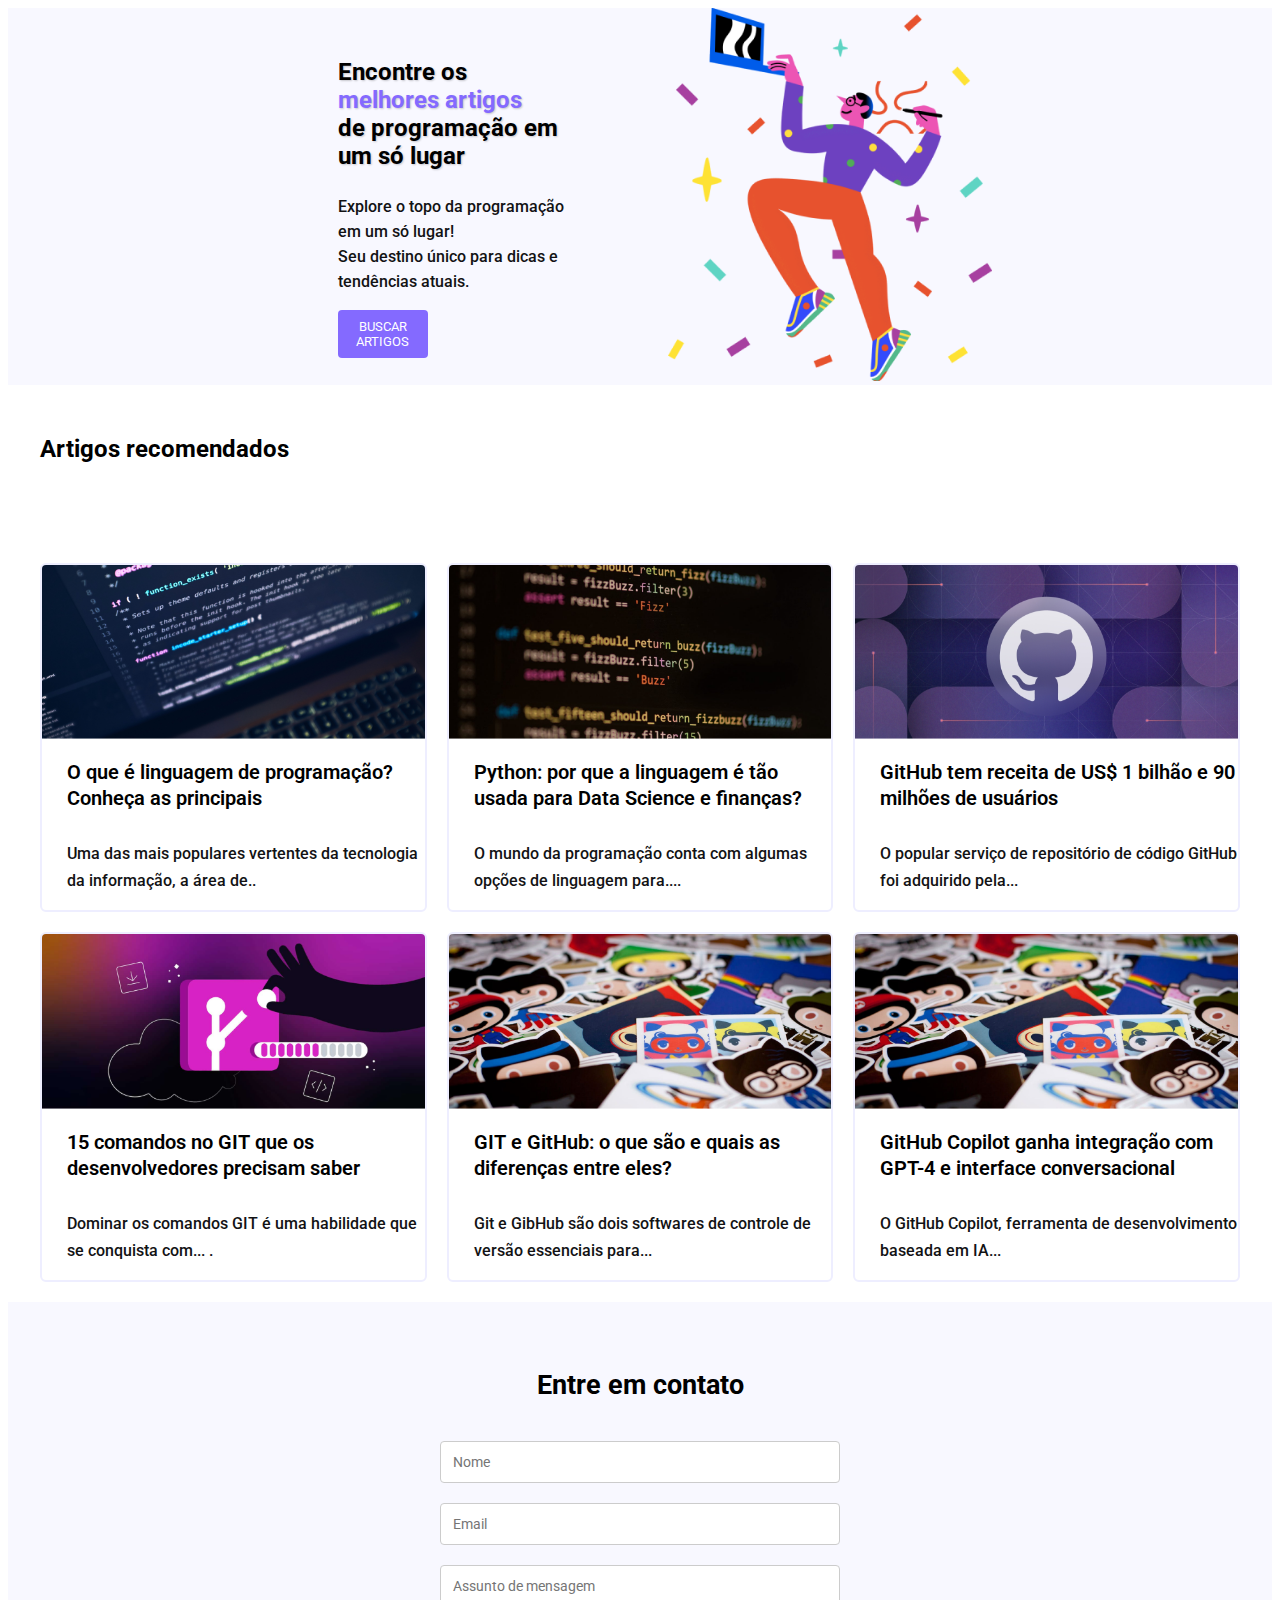
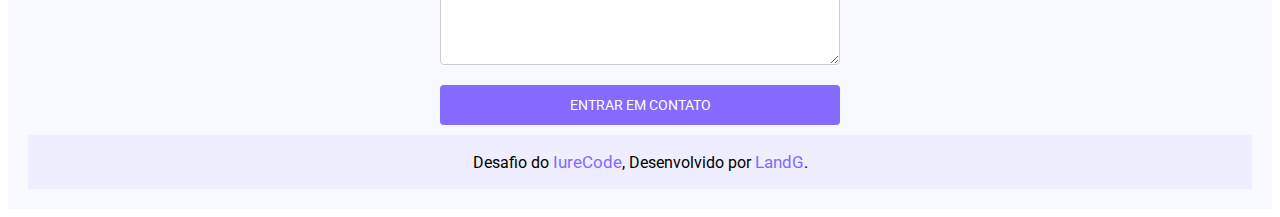
<file: Desafio-03/index.html>
<!DOCTYPE html>
<html lang="en">
  <head>
    <meta charset="UTF-8" />
    <meta name="viewport" content="width=device-width, initial-scale=1.0" />
    <link rel="stylesheet" href="css/style.css" />
    <link rel="preconnect" href="https://fonts.googleapis.com" />
    <link rel="preconnect" href="https://fonts.gstatic.com" crossorigin />
    <link rel="icon" href="img/favicon.ico" type="image/x-icon" />
    <link
      href="https://fonts.googleapis.com/css2?family=Inter:wght@100;200;300;400;500;600;700;800;900&family=Space+Grotesk:wght@300;400;500;600;700&display=swap"
      rel="stylesheet"
    />

    <title>Blog</title>
  </head>
  <body>
    <header>
      <div class="header-blog">
        <div class="text-content">
          <h3>
            Encontre os <span>melhores artigos <br /></span> de programação em
            um só lugar
          </h3>
          <p>
            Explore o topo da programação em um só lugar! <br />
            Seu destino único para dicas e tendências atuais.
          </p>
          <button class="btn-header">BUSCAR ARTIGOS</button>
        </div>
        <div class="image-header">
          <img
            src="img/illustra.png"
            class="img-header"
            alt="ilustração de arte blog."
          />
        </div>
      </div>
    </header>
    <main>
      <section class="s-blog">
        <div class="container">
          <div>
            <h2>Artigos recomendados</h2>
            <div class="blog-container-post">
              <article>
                <img src="img/image-1.png" alt="article-01" />
                <h3>O que é linguagem de programação? Conheça as principais</h3>
                <p>
                  Uma das mais populares vertentes da tecnologia da informação,
                  a área de..
                </p>
              </article>
              <article>
                <img src="img/image-2.png" alt="article-02" />
                <h3>
                  Python: por que a linguagem é tão usada para Data Science e
                  finanças?
                </h3>
                <p>
                  O mundo da programação conta com algumas opções de linguagem
                  para....
                </p>
              </article>
              <article>
                <img src="img/image-3.png" alt="article-03" />
                <h3>
                  GitHub tem receita de US$ 1 bilhão e 90 milhões de usuários
                </h3>
                <p>
                  O popular serviço de repositório de código GitHub foi
                  adquirido pela...
                </p>
              </article>
              <article>
                <img src="img/image-4.png" alt="article-04" />
                <h3>
                  15 comandos no GIT que os desenvolvedores precisam saber
                </h3>
                <p>
                  Dominar os comandos GIT é uma habilidade que se conquista
                  com... .
                </p>
              </article>
              <article>
                <img src="img/image-5.png" alt="article-05" />
                <h3>
                  GIT e GitHub: o que são e quais as diferenças entre eles?
                </h3>
                <p>
                  Git e GibHub são dois softwares de controle de versão
                  essenciais para...
                </p>
              </article>
              <article>
                <img src="img/image-5.png" alt="article-06" />
                <h3>
                  GitHub Copilot ganha integração com GPT-4 e interface
                  conversacional
                </h3>
                <p>
                  O GitHub Copilot, ferramenta de desenvolvimento baseada em
                  IA...
                </p>
              </article>
            </div>
          </div>
        </div>
      </section>
    </main>
    <footer>
      <div class="contact">
        <h3>Entre em contato</h3>
        <input type="text" class="name" placeholder="Nome" />
        <input type="email" name="email" id="email" placeholder="Email" />
        <textarea
          name="mensagem"
          id="mensagem"
          placeholder="Assunto de mensagem"
        ></textarea>
        <button class="btn-contact">ENTRAR EM CONTATO</button>
      </div>
      <div class="link-github">
        <p>
          Desafio do
          <a href="https://github.com/iuricode/desafios-frontend"
            ><span>IureCode</span></a
          >, Desenvolvido por
          <a href="https://github.com/LandGabriel" target="_blank"
            ><span>LandG</span></a
          >.
        </p>
      </div>
    </footer>
    <script src="/Desafio-03/js/style.js"></script>
  </body>
</html>
</file>
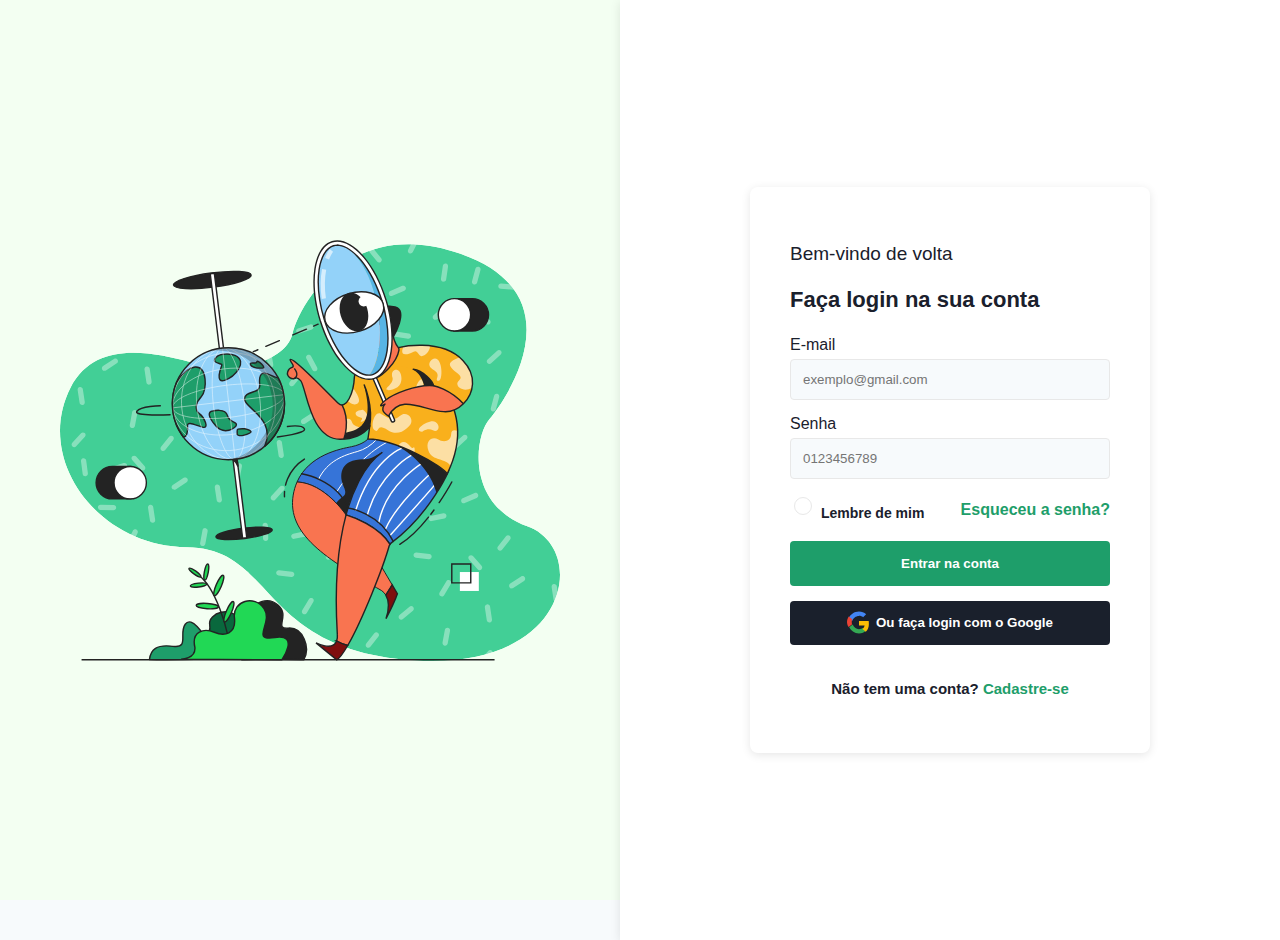
<file: Desafio-04/index.html>
<!DOCTYPE html>
<html lang="en">
  <head>
    <meta charset="UTF-8" />
    <meta name="viewport" content="width=device-width, initial-scale=1.0" />
    <link
      rel="shortcut icon"
      href="img/favicon-32x32.png"
      type="image/x-icon"
    />
    <title>LoginPage - CodeLab</title>
    <link rel="stylesheet" href="css/estilo.css" />
  </head>
  <body>
    <div class="container">
      <div class="login-section">
        <div class="login-content">
          <h2>Bem-vindo de volta</h2>
          <p>Faça login na sua conta</p>
          <form action="/login" method="post">
            <div class="form-group">
              <label for="email">E-mail</label>
              <input
                type="email"
                id="email"
                name="email"
                placeholder="exemplo@gmail.com"
              />
            </div>
            <div class="form-group">
              <label for="password">Senha</label>
              <input
                type="password"
                id="password"
                name="password"
                placeholder="0123456789"
                required
              />
            </div>
            <div class="form-group remember-forgot">
              <label class="remember-me">
                <input type="checkbox" name="remember" /> Lembre de mim
              </label>
              <a href="/forgot-password">Esqueceu a senha?</a>
            </div>
            <button type="submit">Entrar na conta</button>
          </form>
          <div class="alternative-login">
            <button class="google-login">
              <svg
                xmlns="http://www.w3.org/2000/svg"
                viewBox="0 0 48 48"
                width="24px"
                height="24px"
              >
                <path
                  fill="#4285F4"
                  d="M24 9.5c3.4 0 6.1 1.1 8.2 2.9l6.1-6.1C34.4 2.8 29.7 1 24 1 14.5 1 6.8 6.6 3.2 14.6l7.2 5.5c1.9-5.5 7.1-10.1 13.6-10.1z"
                />
                <path
                  fill="#34A853"
                  d="M24 44.9c5.8 0 10.6-1.9 14.2-5.2l-6.8-5.7c-1.9 1.4-4.2 2.3-7.4 2.3-5.8 0-10.8-3.9-12.6-9.2l-7.1 5.4C7.5 38.2 15.1 44.9 24 44.9z"
                />
                <path
                  fill="#FBBC05"
                  d="M43.7 24.6c0-1.6-.1-3.2-.3-4.6H24v9.2h11.2c-.5 2.8-2.1 5.2-4.4 6.8l6.8 5.7c3.9-3.6 6.1-8.9 6.1-14.7z"
                />
                <path
                  fill="#EA4335"
                  d="M10.4 27.7C9.8 25.9 9.5 24 9.5 22c0-2 .3-4 1-5.7l-7.2-5.5C1.2 14.8 0 18.3 0 22s1.2 7.2 3.3 10.1l7.1-5.4z"
                />
              </svg>
              Ou faça login com o Google
            </button>
          </div>
          <p class="signup-prompt">
            Não tem uma conta? <a href="/signup">Cadastre-se</a>
          </p>
        </div>
      </div>
      <div class="image-section">
        <img src="img/image.svg" alt="Imagem" />
      </div>
    </div>
  </body>
</html>
</file>
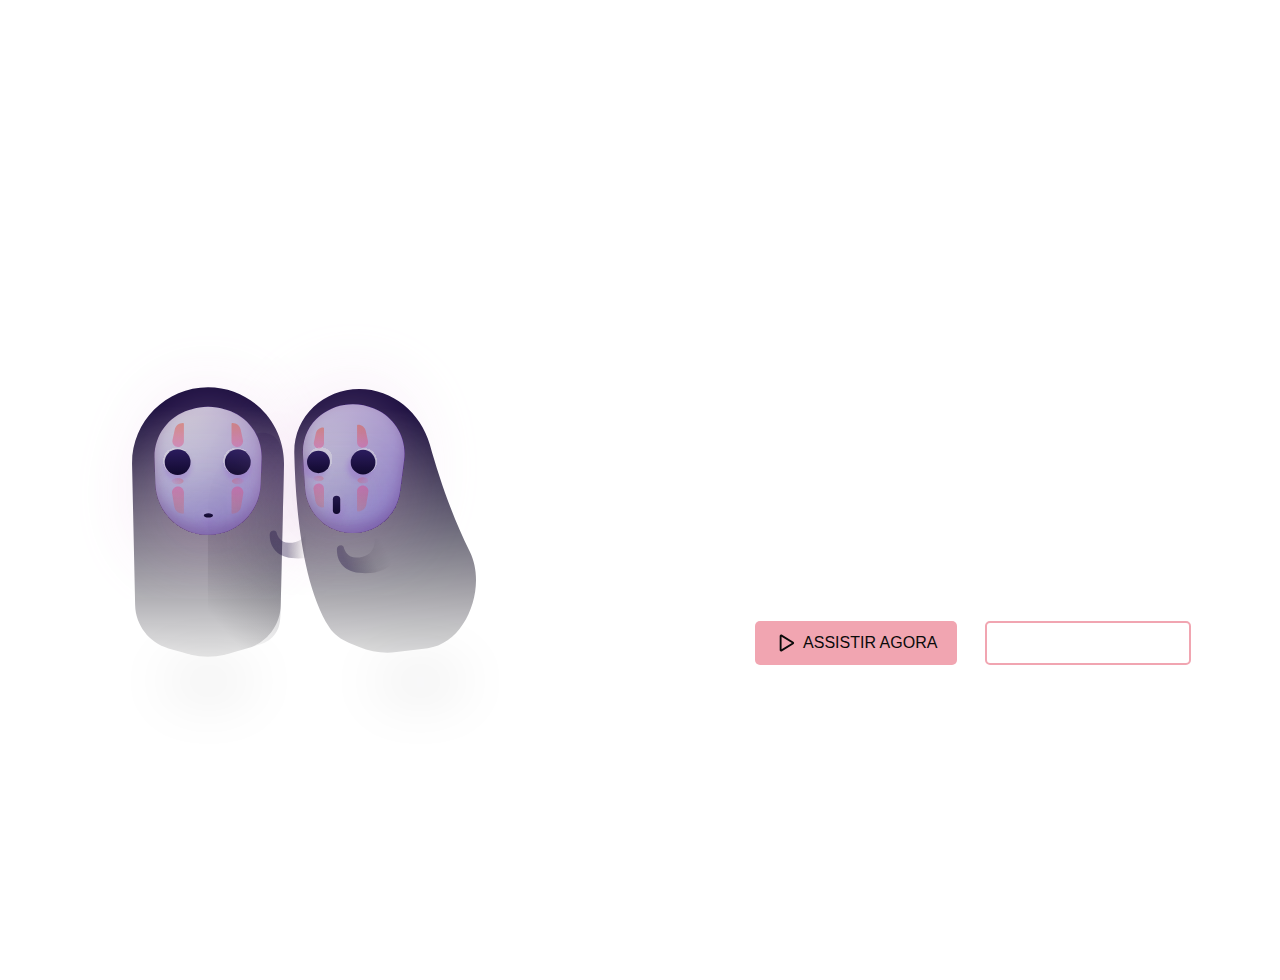
<file: Desafio-05/index.html>
<!DOCTYPE html>
<html lang="en">
  <head>
    <meta charset="UTF-8" />
    <meta name="viewport" content="width=device-width, initial-scale=1.0" />
    <link rel="stylesheet" href="css/style.css" />
    <title>Studio Ghibli</title>
  </head>
  <body>
    <header>
      <div class="logo-container">
        <img src="img/logo.svg" alt="Studio Ghibli Logo" id="logo-studio" />
      </div>
      <div class="icons-links">
        <a href="https://www.google.com" target="_blank" class="social-link">
          <img src="img/logo-google.svg" alt="Google" />
        </a>
        <a href="https://www.facebook.com" target="_blank" class="social-link">
          <img src="img/logo-facebook.svg" alt="Facebook" />
        </a>
        <a href="https://www.twitter.com" target="_blank" class="social-link">
          <img src="img/logo-twitter.svg" alt="Twitter" />
        </a>
        <a href="https://www.instagram.com" target="_blank" class="social-link">
          <img src="img/logo-instagram.svg" alt="Instagram" />
        </a>
      </div>
    </header>

    <div class="container">
      <div class="image-container">
        <img src="img/image.svg" alt="No Face SVG" />
      </div>
      <div class="container-app">
        <h3>HAYAO MIYAZAKI</h3>
        <h1>A VIAGEM <br />DE CHIHIRO</h1>
        <p>
          Chihiro chega a um mundo mágico dominado por uma bruxa. Aqueles que a
          desobedecem são transformados em animais.
        </p>
        <div class="button-container">
          <button class="watch-now">
            <svg
              width="24"
              height="24"
              viewBox="0 0 24 24"
              fill="none"
              xmlns="http://www.w3.org/2000/svg"
            >
              <path
                d="M21.9834 10.4127L8.47594 2.15051C8.19267 1.97782 7.86865 1.88338 7.53696 1.87683C7.20526 1.87028 6.87777 1.95186 6.58791 2.11323C6.29804 2.27461 6.05618 2.51 5.88702 2.79539C5.71785 3.08078 5.62744 3.40594 5.625 3.73769V20.2621C5.62744 20.5938 5.71785 20.919 5.88702 21.2044C6.05618 21.4898 6.29804 21.7252 6.58791 21.8865C6.87777 22.0479 7.20526 22.1295 7.53696 22.1229C7.86865 22.1164 8.19267 22.0219 8.47594 21.8493L21.9834 13.5871C22.2558 13.4213 22.4809 13.1882 22.6371 12.9102C22.7934 12.6322 22.8754 12.3187 22.8754 11.9999C22.8754 11.681 22.7934 11.3675 22.6371 11.0896C22.4809 10.8116 22.2558 10.5785 21.9834 10.4127ZM7.875 19.5796V4.42019L20.265 11.9999L7.875 19.5796Z"
                fill="#0B0A0A"
              />
            </svg>
            ASSISTIR AGORA
          </button>
          <button class="trailer">ASSISTIR O TRAILER</button>
        </div>
      </div>
    </div>
  </body>
</html>
</file>
<file: Desafio-03/css/style.css>
/* Estilos gerais */
@import url("https://fonts.googleapis.com/css2?family=Roboto:ital,wght@0,100;0,300;0,400;0,500;0,700;0,900;1,100;1,300;1,400;1,500;1,700;1,900&display=swap");

* {
  font-family: "Roboto", sans-serif;
}

:root {
  --brand-color: #846aff;
  --dark: #121214;
  --gray-10: #7c7c8a;
  --gray-20: #eaeaea;
  --gray-30: #eeeeff;
  --gray-40: #f8f8ff;
  --white: #ffffff;
}

header {
  width: 100%;
  background-color: var(--gray-40);
  display: flex;
  justify-content: center;
}

.text-content {
  margin-left: 330px;
}

.image-header {
  margin-right: 380px;
}

header p {
  color: #121214;
  font-weight: 500;
  line-height: 25px;
}

.header-blog {
  width: 100%;
  display: flex;
  justify-content: space-between;
  align-items: center;
}

.image-header img {
  max-width: 100%;
  height: auto;
  position: relative;
  margin-left: 100px;
}

.s-blog {
  padding: 20px 0;
}

.container {
  max-width: 1200px;
  margin: 0 auto;
  padding: 0 20px;
}

.container h2 {
  margin-top: 30px;
  margin-bottom: 100px;
}

.blog-container-post {
  display: flex;
  flex-wrap: wrap;
  justify-content: center;
  gap: 20px;
}

article {
  flex: 1 1 calc(33% - 40px);
  display: flex;
  flex-direction: column;
  align-items: center;
  text-align: center;
  border: 2px solid #eeeeff;
  border-radius: 6px;
  transition: transform 0.3s ease, box-shadow 0.3s ease;
}

article img {
  max-width: 100%;
  height: auto;
  border-radius: 4px 4px 0px 0px;
}

article h3 {
  margin-bottom: 25px;
  font-size: 20px;
  margin-left: 25px;
  font-weight: 600;
  line-height: 26px;
  text-align: left;
}

article p {
  margin-top: 4px;
  margin-left: 25px;
  font-size: 16px;
  line-height: 27px;
  color: #121214;
  font-family: "Roboto", sans-serif;
  font-weight: 500;
  text-align: left;
}

.header-blog span {
  color: #846aff;
}

.header-blog h3 {
  font-size: 24px;
  text-shadow: 1px 1px 2px rgba(0, 0, 0, 0.2);
}

.header-img {
  width: 400px;
  height: 460px;
}

.btn-header {
  background-color: #846aff;
  cursor: pointer;
  width: 39%;
  color: #fff;
  padding: 9px;
  border: none;
  border-radius: 4px;
  font-family: "Roboto", sans-serif;
  transition: transform 0.2s ease;
}

.btn-header:hover {
  background-color: #7b6ad1;
  transform: scale(1.05);
}

footer {
  text-align: center;
  background-color: var(--gray-40);
  padding: 20px;
}

.contact {
  max-width: 400px;
  margin: 0 auto;
  text-align: left;
  display: flex;
  align-items: center;
  flex-direction: column;
  gap: 10px;
}

.contact h3 {
  margin-bottom: 10px;
  font-size: 27px;
  padding: 20px;
}

.contact input,
.contact textarea,
.contact button {
  width: 100%;
  box-sizing: border-box;
  margin-bottom: 10px;
  padding: 12px;
  border: 1px solid #ccc;
  border-radius: 4px;
  font-size: 14px;
}

#mensagem {
  height: 100px;
}

.contact textarea {
  height: 100px;
}

.contact button {
  background-color: var(--brand-color);
  color: var(--white);
  border: none;
  cursor: pointer;
  transition: transform 0.2s ease;
}

.contact button:hover {
  background-color: #7b6ad1;
  transform: scale(1.05);
}

.link-github {
  background-color: #eeeeff;
  padding: 1px;
}

.link-github span {
  color: #846aff;
  font-size: 17px;
}

.link-github a {
  text-decoration: none;
}

@media (max-width: 1024px) {
  .text-content {
    margin-left: 200px;
    position: relative;
    right: 50px;
  }
  .header-blog {
    flex-direction: column-reverse;
    padding: 25px;
  }

  .image-header img {
    position: relative;
    left: 70px;
  }
  .header-blog h3 {
    font-size: 20px;
  }

  .header-blog h3 {
    font-size: 25px;
  }

  .blog-container-post {
    flex-direction: column;
  }
  .header-blog p {
    line-height: 22px;
    font-size: 17px;
    font-weight: 400;
  }

  .btn-header {
    width: 60%;
  }

  .article {
    flex: 1 1 calc(50% - 40px);
    grid-template-columns: repeat(2, 1fr);
  }
}

@media (max-width: 768px) {
  .text-content {
    margin-left: 0;
    position: relative;
    left: 10px;
  }

  .header-blog {
    flex-direction: column-reverse;
    padding: 25px;
  }

  .image-header img {
    width: 490px;
    height: auto;
  }

  .header-blog h3 {
    font-size: 20px;
  }

  .header-blog p {
    line-height: 20px;
  }

  .btn-header {
    width: 80%;
  }

  .article {
    flex: 1 1 100%;
  }

  .contact {
    max-width: 100%;
  }

  .container {
    padding: 0 10px;
    flex-direction: column;
  }
  .blog-container-post {
    flex-direction: column;
  }
  .container h2 {
    margin-bottom: 50px;
  }
}
</file>
<file: Desafio-04/css/estilo.css>
:root {
  --brand-color: #1e9e6a;
  --dark: #1a202c;
  --gray-10: #656769;
  --gray-20: #e8e8e8;
  --gray-30: #f7fafc;
  --white: #ffffff;
}

body {
  font-family: "Archivo", sans-serif;
  background-color: var(--gray-30);
  margin: 0;
  display: flex;
  justify-content: center;
  align-items: center;
  height: 100vh;
  color: var(--dark);
}

.container {
  display: flex;
  width: 100%;
  height: 100%;
}

.login-section,
.image-section {
  flex: 1;
  display: flex;
  justify-content: center;
  align-items: center;
  height: 100%;
}

.login-section {
  background-color: var(--white);
  padding: 20px;
  box-shadow: 0 2px 10px rgba(0, 0, 0, 0.1);
  text-align: center;
}

.login-content {
  background-color: var(--white);
  padding: 40px;
  border-radius: 8px;
  box-shadow: 0 2px 10px rgba(0, 0, 0, 0.1);
  text-align: left;
  width: 80%;
  max-width: 320px;
  color: var(--dark);
}

h2 {
  font-size: 19px;
  color: #1a202c;
  font-weight: 500;
}

p {
  font-size: 22px;
  font-weight: bold;
  line-height: 1.2;
}

.form-group {
  margin-bottom: 15px;
  text-align: left;
}

label {
  display: block;
  margin-bottom: 5px;
  font-weight: 500;
}

.remember-me {
  font-size: 14px;
  font-weight: bold;
}

input[type="email"],
input[type="password"] {
  width: 100%;
  padding: 12px;
  box-sizing: border-box;
  border: 1px solid var(--gray-20);
  border-radius: 4px;
  background-color: var(--gray-30);
  color: var(--dark);
}

.remember-forgot {
  display: flex;
  justify-content: space-between;
  align-items: center;
  margin-bottom: 15px;
}

input[type="checkbox"] {
  margin-right: 5px;
  border: 1px solid var(--gray-20);
  border-radius: 50%;
  width: 18px;
  height: 18px;
  appearance: none;
  -webkit-appearance: none;
  outline: none;
  cursor: pointer;
  position: relative;
}

input[type="checkbox"]:checked::before {
  content: "";
  position: absolute;
  top: 50%;
  left: 50%;
  width: 8px;
  height: 8px;
  background-color: var(--brand-color);
  border-radius: 50%;
  transform: translate(-50%, -50%);
}

a {
  color: var(--brand-color);
  text-decoration: none;
  font-weight: 600;
}

button {
  width: 100%;
  padding: 15px;
  background-color: var(--brand-color);
  color: var(--white);
  border: none;
  border-radius: 4px;
  cursor: pointer;
  margin-bottom: 15px;
  font-weight: 600;
}

button:hover {
  background-color: #187c53;
}

.google-login {
  display: flex;
  align-items: center;
  justify-content: center;
  width: 100%;
  padding: 10px;
  background-color: #1a202c;
  color: var(--white);
  border: none;
  border-radius: 4px;
  cursor: pointer;
}

.google-login svg {
  margin-right: 5px;
}

.google-login:hover {
  background-color: #292b31;
}

.signup-prompt {
  margin-top: 35px;
  font-size: 15px;
  text-align: center;
}

.signup-prompt a {
  color: var(--brand-color);
}

.image-section {
  order: -1;
  width: 50%;
  background-color: #f3fff2;
}

.image-section img {
  max-width: 100%;
  height: auto;
  object-fit: cover;
}

/* Media Queries */
@media (max-width: 1180px) {
  .container {
    flex-direction: column;
    justify-content: center;
    align-items: center;
  }

  .image-section {
    display: none;
  }

  .login-section {
    width: 100%;
    height: auto;
  }

  .login-content {
    padding: 20px;
    border: none;
    box-shadow: none;
  }

  h2 {
    font-size: 1.2rem;
  }

  p {
    font-size: 1.9rem;
  }

  .remember-me {
    font-size: 17px;
    font-weight: bold;
  }
  input[type="email"],
  input[type="password"] {
    padding: 19px;
    font-size: 19px;
  }

  label {
    line-height: 2.5;
    font-size: 21px;
  }
  .signup-prompt {
    font-size: 1.1rem;
  }
  button,
  .google-login {
    padding: 14px;
    font-size: 1.1rem;
  }
  .login-content {
    padding: 40px;
    margin: 20px;
    border: none;
    box-shadow: none;
    max-width: 450px;
  }
}

@media (max-width: 768px) {
  .container {
    flex-direction: column;
    justify-content: center;
    align-items: center;
  }

  .image-section {
    display: none;
  }

  .login-section {
    width: 100%;
    height: auto;
  }

  .login-content {
    padding: 30px;
    border: none;
    box-shadow: none;
    max-width: 450px;
  }

  input[type="email"],
  input[type="password"] {
    padding: 10px;
  }
}

@media (max-width: 400px) {
  .container {
    justify-content: center;
    align-items: center;
  }

  .image-section {
    display: none;
  }

  .login-section {
    width: 100%;
    height: auto;
  }

  .login-content {
    padding: 20px;
    border: none;
    box-shadow: none;
  }

  h2 {
    font-size: 1.1rem;
  }

  p {
    font-size: 1.5rem;
  }

  input[type="email"],
  input[type="password"] {
    padding: 14px;
  }

  button,
  .google-login {
    padding: 12px;
    font-size: 0.9rem;
  }
}
</file>
<file: Desafio-05/css/style.css>
@import url("https://fonts.googleapis.com/css2?family=Andada+Pro:ital,wght@0,400..840;1,400..840&family=Archivo:ital,wght@0,100..900&display=swap");

:root {
  --brand-color: #f1a5b1;
  --dark: #0b0a0a;
  --white: #ffffff;
}

body {
  margin: 0;
  padding: 0;
  font-family: "Archivo", sans-serif;
  background-image: url("https://raw.githubusercontent.com/LandGabriel/Desafios-CodeLab/main/Desafio-05/img/wallpaper.png");
  background-size: cover;
  background-position: center;
  color: var(--white);
}

h1,
h2,
h3,
h4,
h5,
h6,
p {
  font-family: "Andada Pro", serif;
}

header {
  display: flex;
  justify-content: space-between;
  align-items: center;
  padding: 20px;
  position: fixed;
  top: 0;
  left: 0;
  right: 0;
  width: 100%;
  z-index: 1000;
  max-width: 1150px;
  margin: auto;
}

.header-content {
  display: flex;
  justify-content: space-between;
  align-items: center;
  width: 100%;
}

.logo-container {
  flex-shrink: 0;
}

.logo-container img {
  width: 150px;
  opacity: 0.6;
}

.icons-links {
  display: flex;
  gap: 15px;
}

.icons-links img {
  width: 24px;
  height: 24px;
}

.social-link {
  display: flex;
  align-items: center;
  justify-content: center;
  width: 40px;
  height: 40px;
  border-radius: 50%;
  border: 2px solid var(--white);
  background-color: #ffffff33;
  text-decoration: none;
  opacity: 0.7;
  transition: background-color 0.2s, transform 0.2s;
}

.social-link img {
  width: 24px;
  height: 24px;
}

.social-link:hover {
  background-color: rgba(255, 255, 255, 0.1);
  transform: scale(1.1);
}

.container {
  display: flex;
  align-items: center;
  justify-content: center;
  min-height: 100vh;
  padding-top: 80px;
  position: relative;
}

.container-app {
  padding: 20px;
  border-radius: 10px;
  max-width: 500px;
  text-align: left;
}

.container-app p {
  max-width: 380px;
  font-size: 16px;
  line-height: 25px;
  word-wrap: break-word;
  overflow-wrap: break-word;
}

h3 {
  margin: 0;
  font-size: 0.8em;
  font-weight: 400;
}

h1 {
  font-size: 2.5em;
  margin: 10px 0;
}

.image-container {
  margin-left: 20px;
}

.image-container img {
  max-width: 70%;
  height: auto;
  filter: brightness(0.9);
}

button {
  display: inline-flex;
  align-items: center;
  justify-content: center;
  padding: 10px 20px;
  margin: 0 9px;
  font-size: 16px;
  border: none;
  border-radius: 5px;
  cursor: pointer;
  transition: opacity 0.2s, transform 0.2s;
}

.watch-now {
  background-color: var(--brand-color);
  color: var(--dark);
}

.watch-now svg {
  width: 20px;
  height: 24px;
  margin-right: 8px;
}

.watch-now:hover {
  background-color: #e48c9a;
  transform: scale(1.05);
}

.watch-now svg path {
  fill: var(--dark);
}

.trailer {
  background-color: transparent;
  color: var(--white);
  border: 2px solid var(--brand-color);
}

.trailer:hover {
  background-color: var(--brand-color);
  color: var(--dark);
  transform: scale(1.05);
}

.button-container {
  display: flex;
  gap: 10px;
}

/* Ajustes para 834px de largura */
@media (max-width: 834px) {
  header {
    padding: 30px;
    margin: 10px;
  }

  .logo-container img {
    width: 100px;
  }

  .icons-links {
    gap: 25px;
    margin-right: 100px;
  }

  .social-link {
    width: 30px;
    height: 30px;
  }

  .social-link img {
    width: 18px;
    height: 18px;
  }

  .container {
    flex-direction: column;
    text-align: center;
    padding-top: 50px;
  }

  .image-container {
    margin-bottom: 20px;
    margin-left: 0;
  }

  .container-app {
    padding: 15px;
  }

  .container-app h1 {
    font-size: 2.8em;
  }

  .container-app p {
    font-size: 18px;
    line-height: 25px;
  }

  .button-container {
    flex-direction: column;
    gap: 10px;
  }

  .button-container button {
    padding: 8px 10px;
    font-size: 12px;
    margin: 0;
  }

  .watch-now svg {
    width: 16px;
    height: 18px;
    margin-right: 4px;
  }
  .button-container button {
    padding: 15px;
    font-weight: bold;
    font-size: 13px;
    margin: 0;
  }

  .button-container {
    gap: 28px;
  }
  .watch-now svg {
    width: 14px;
    height: 16px;
    margin-right: 3px;
  }
}

/* Ajustes para 375px de largura */
@media (max-width: 375px) {
  header {
    padding: 15px;
  }

  .logo-container img {
    width: 80px;
  }

  #logo-studio {
    opacity: 1.5;

    text-align: center;
  }
  .icons-links {
    display: none;
  }

  .social-link {
    width: 25px;
    height: 25px;
  }

  .social-link img {
    width: 16px;
    height: 16px;
  }

  .container {
    flex-direction: column;
    text-align: center;
    padding-top: 60px;
  }

  .image-container {
    margin-bottom: 20px;
    margin-left: 0;
  }

  .container-app {
    padding: 10px;
  }

  .container-app h1 {
    font-size: 2em;
  }

  .container-app p {
    font-size: 14px;
    line-height: 20px;
  }

  .button-container {
    flex-direction: column;
    gap: 8px;
  }

  .button-container button {
    padding: 15px;
    font-weight: bold;
    font-size: 13px;
    margin: 0;
  }

  .button-container {
    gap: 28px;
  }
  .watch-now svg {
    width: 14px;
    height: 16px;
    margin-right: 3px;
  }
}
</file>
